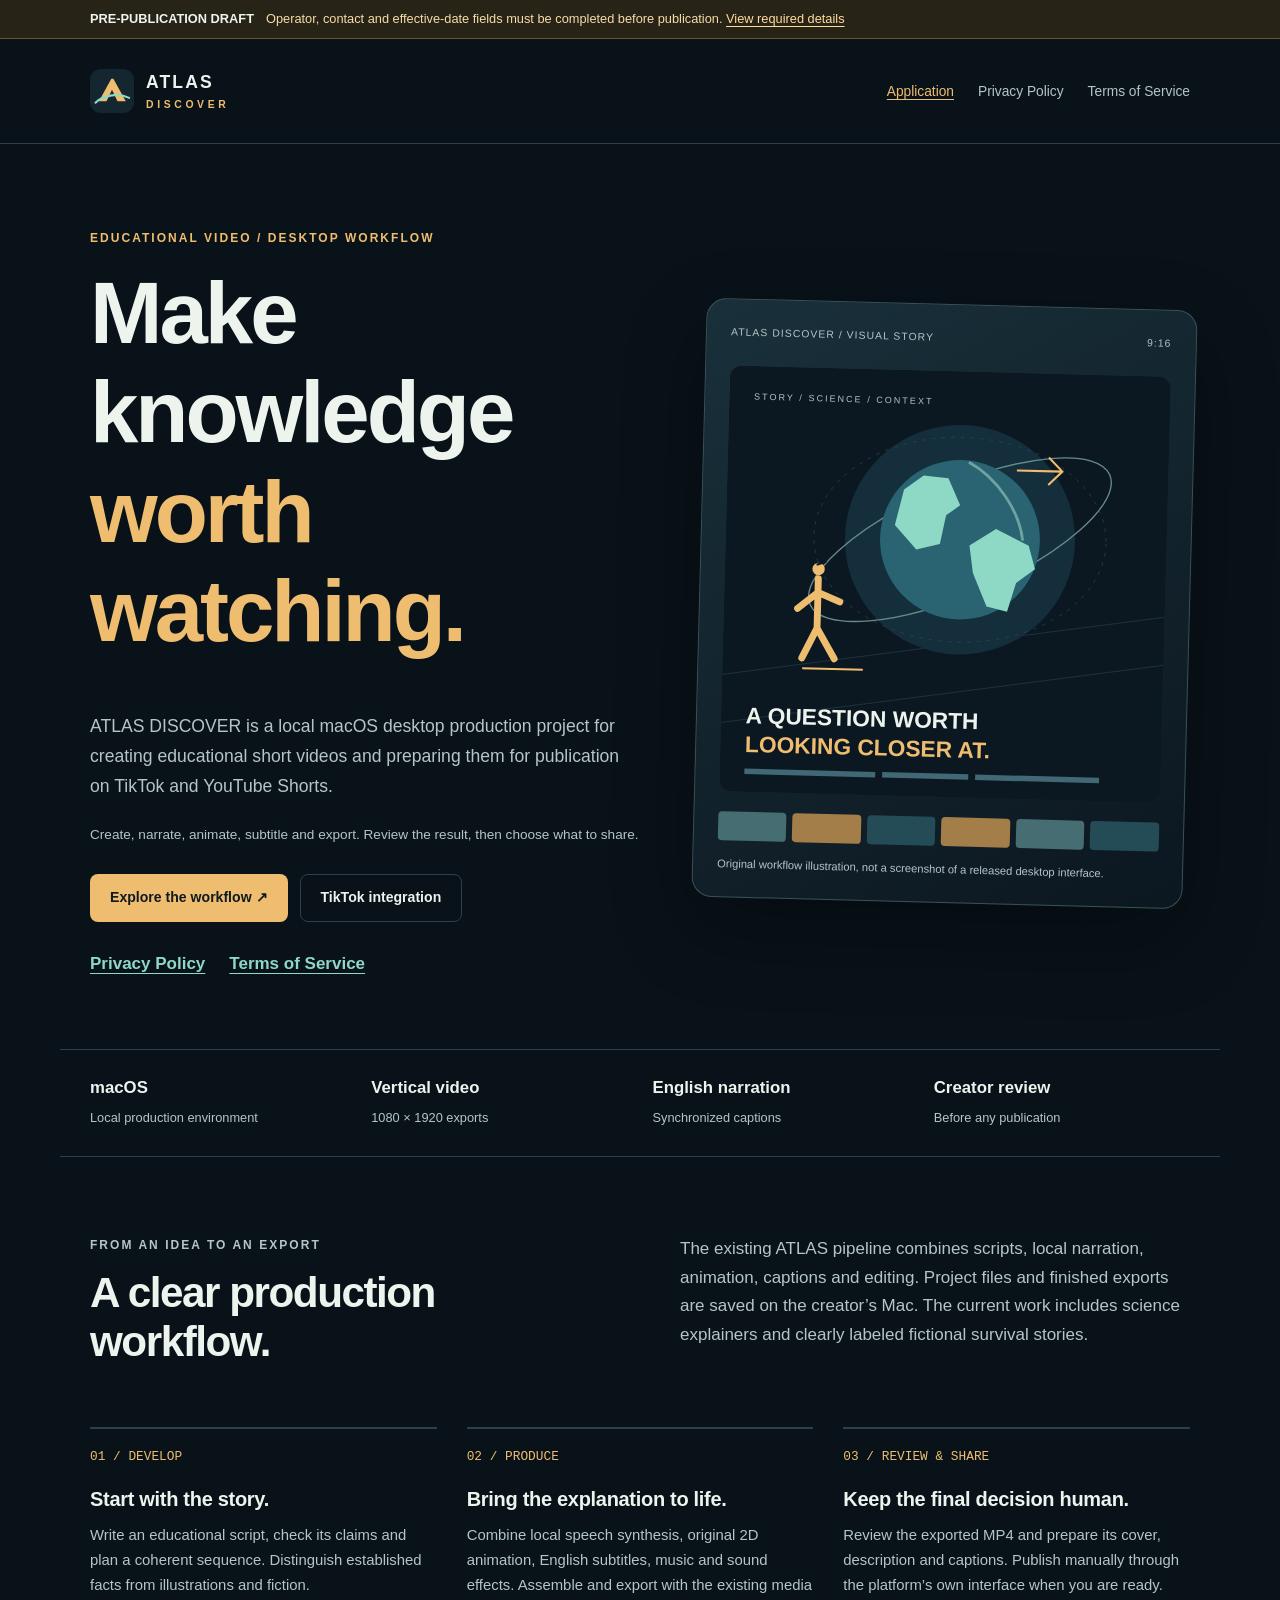
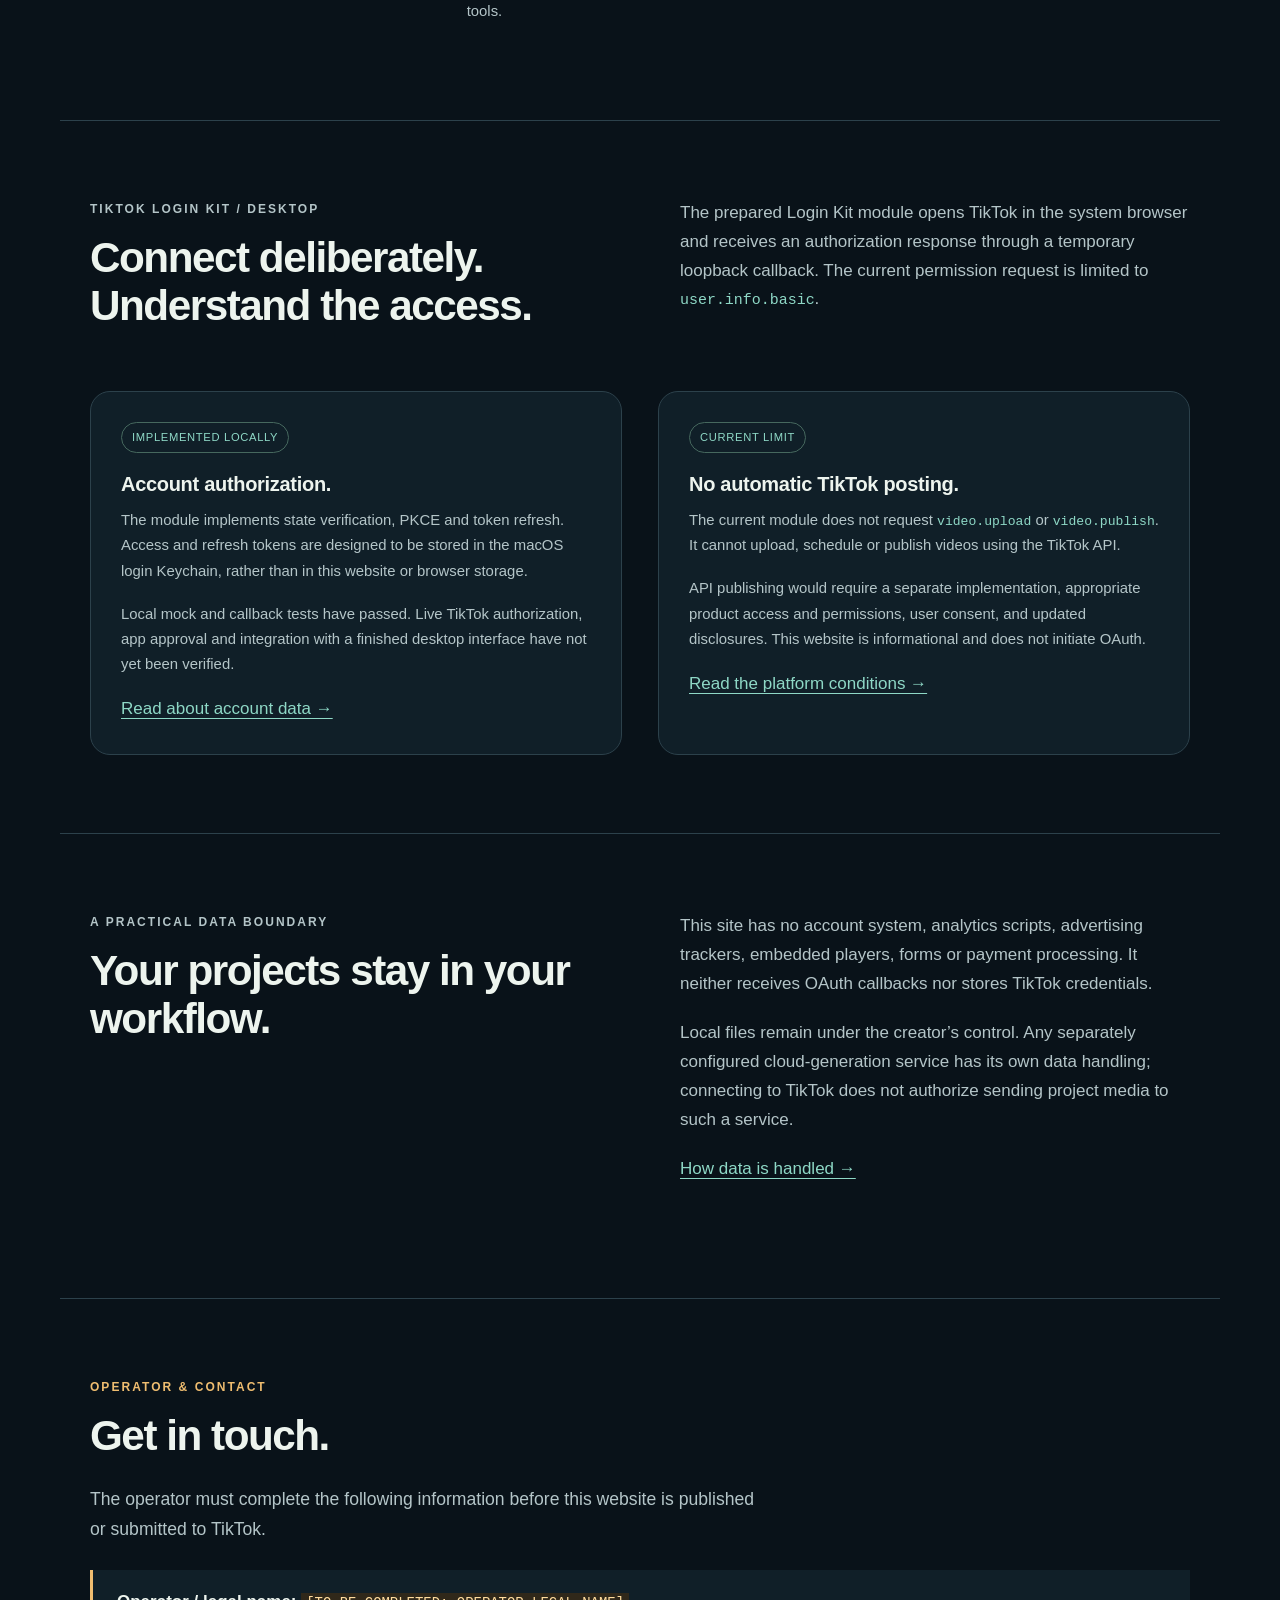
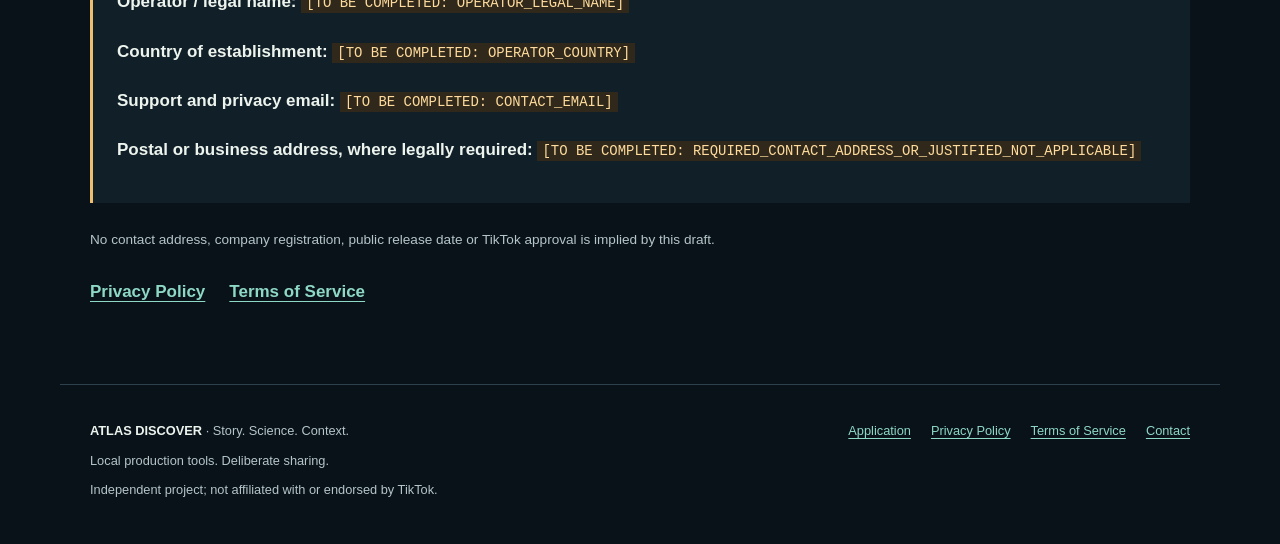
<file: index.html>
<!doctype html>
<html lang="en"><head><meta charset="utf-8"><meta name="viewport" content="width=device-width, initial-scale=1"><meta name="description" content="ATLAS DISCOVER: local macOS educational video production, transparent TikTok Login Kit integration, privacy and terms."><meta name="theme-color" content="#091219"><meta name="referrer" content="no-referrer"><meta http-equiv="Content-Security-Policy" content="default-src 'none'; style-src 'self'; img-src 'self'; font-src 'self'; base-uri 'none'; form-action 'none'"><title>Educational video, thoughtfully made — ATLAS DISCOVER</title><link rel="icon" href="assets/brand.svg" type="image/svg+xml"><link rel="stylesheet" href="assets/style.css"></head>
<body><a class="skip" href="#main">Skip to content</a>
<div class="draft"><div class="wrap"><strong>PRE-PUBLICATION DRAFT</strong><span>Operator, contact and effective-date fields must be completed before publication. <a href="index.html#contact">View required details</a></span></div></div>
<header class="header"><div class="wrap header-inner"><a class="brand" href="index.html" aria-label="ATLAS DISCOVER home"><img src="assets/brand.svg" width="44" height="44" alt=""><span>ATLAS<span>DISCOVER</span></span></a><nav class="nav" aria-label="Main navigation"><a href="index.html" aria-current="page">Application</a><a href="privacy.html">Privacy Policy</a><a href="terms.html">Terms of Service</a></nav></div></header>
<main id="main">
<section class="wrap hero" aria-labelledby="hero-title"><div><p class="eyebrow">Educational video / Desktop workflow</p><h1 id="hero-title">Make knowledge <em>worth watching.</em></h1><p class="lede">ATLAS DISCOVER is a local macOS desktop production project for creating educational short videos and preparing them for publication on TikTok and YouTube Shorts.</p><p class="quiet">Create, narrate, animate, subtitle and export. Review the result, then choose what to share.</p><div class="actions"><a class="button" href="#workflow">Explore the workflow <span aria-hidden="true">&nbsp;↗</span></a><a class="button secondary" href="#tiktok">TikTok integration</a></div><div class="legal-links"><a href="privacy.html">Privacy Policy</a><a href="terms.html">Terms of Service</a></div></div>
<figure class="preview"><div class="preview-top"><span>ATLAS DISCOVER / VISUAL STORY</span><span>9:16</span></div><img class="preview-art" src="assets/storyboard.svg" alt="Illustrative science storyboard showing Earth, an orbit and a person" width="640" height="620"><div class="timeline" aria-hidden="true"><span></span><span></span><span></span><span></span><span></span><span></span></div><figcaption class="caption">Original workflow illustration, not a screenshot of a released desktop interface.</figcaption></figure></section>
<div class="wrap strip"><div><strong>macOS</strong><span>Local production environment</span></div><div><strong>Vertical video</strong><span>1080 × 1920 exports</span></div><div><strong>English narration</strong><span>Synchronized captions</span></div><div><strong>Creator review</strong><span>Before any publication</span></div></div>
<section class="wrap section" id="workflow"><div class="section-head"><div><p class="eyebrow">From an idea to an export</p><h2>A clear production workflow.</h2></div><p>The existing ATLAS pipeline combines scripts, local narration, animation, captions and editing. Project files and finished exports are saved on the creator’s Mac. The current work includes science explainers and clearly labeled fictional survival stories.</p></div><div class="steps"><article class="step"><span class="number">01 / DEVELOP</span><h3>Start with the story.</h3><p>Write an educational script, check its claims and plan a coherent sequence. Distinguish established facts from illustrations and fiction.</p></article><article class="step"><span class="number">02 / PRODUCE</span><h3>Bring the explanation to life.</h3><p>Combine local speech synthesis, original 2D animation, English subtitles, music and sound effects. Assemble and export with the existing media tools.</p></article><article class="step"><span class="number">03 / REVIEW &amp; SHARE</span><h3>Keep the final decision human.</h3><p>Review the exported MP4 and prepare its cover, description and captions. Publish manually through the platform’s own interface when you are ready.</p></article></div></section>
<section class="wrap section" id="tiktok"><div class="section-head"><div><p class="eyebrow">TikTok Login Kit / Desktop</p><h2>Connect deliberately.<br>Understand the access.</h2></div><p>The prepared Login Kit module opens TikTok in the system browser and receives an authorization response through a temporary loopback callback. The current permission request is limited to <code>user.info.basic</code>.</p></div><div class="split"><article class="panel"><span class="tag">IMPLEMENTED LOCALLY</span><h3>Account authorization.</h3><p>The module implements state verification, PKCE and token refresh. Access and refresh tokens are designed to be stored in the macOS login Keychain, rather than in this website or browser storage.</p><p>Local mock and callback tests have passed. Live TikTok authorization, app approval and integration with a finished desktop interface have not yet been verified.</p><a href="privacy.html#tiktok-data">Read about account data →</a></article><article class="panel"><span class="tag">CURRENT LIMIT</span><h3>No automatic TikTok posting.</h3><p>The current module does not request <code>video.upload</code> or <code>video.publish</code>. It cannot upload, schedule or publish videos using the TikTok API.</p><p>API publishing would require a separate implementation, appropriate product access and permissions, user consent, and updated disclosures. This website is informational and does not initiate OAuth.</p><a href="terms.html#platforms">Read the platform conditions →</a></article></div></section>
<section class="wrap section" id="data"><div class="section-head"><div><p class="eyebrow">A practical data boundary</p><h2>Your projects stay in your workflow.</h2></div><div><p>This site has no account system, analytics scripts, advertising trackers, embedded players, forms or payment processing. It neither receives OAuth callbacks nor stores TikTok credentials.</p><p>Local files remain under the creator’s control. Any separately configured cloud-generation service has its own data handling; connecting to TikTok does not authorize sending project media to such a service.</p><a href="privacy.html">How data is handled →</a></div></div></section>
<section class="wrap section" id="contact"><p class="eyebrow">Operator &amp; contact</p><h2>Get in touch.</h2><p class="lede">The operator must complete the following information before this website is published or submitted to TikTok.</p><div class="contact-box"><p><strong>Operator / legal name:</strong> <span class="placeholder">[TO BE COMPLETED: OPERATOR_LEGAL_NAME]</span></p><p><strong>Country of establishment:</strong> <span class="placeholder">[TO BE COMPLETED: OPERATOR_COUNTRY]</span></p><p><strong>Support and privacy email:</strong> <span class="placeholder">[TO BE COMPLETED: CONTACT_EMAIL]</span></p><p><strong>Postal or business address, where legally required:</strong> <span class="placeholder">[TO BE COMPLETED: REQUIRED_CONTACT_ADDRESS_OR_JUSTIFIED_NOT_APPLICABLE]</span></p></div><p class="quiet">No contact address, company registration, public release date or TikTok approval is implied by this draft.</p><div class="legal-links"><a href="privacy.html">Privacy Policy</a><a href="terms.html">Terms of Service</a></div></section></main>
<footer class="wrap footer"><div><p><strong>ATLAS DISCOVER</strong> · Story. Science. Context.</p><p>Local production tools. Deliberate sharing.</p><p>Independent project; not affiliated with or endorsed by TikTok.</p></div><nav aria-label="Footer navigation"><a href="index.html">Application</a><a href="privacy.html">Privacy Policy</a><a href="terms.html">Terms of Service</a><a href="index.html#contact">Contact</a></nav></footer></body></html>
</file>
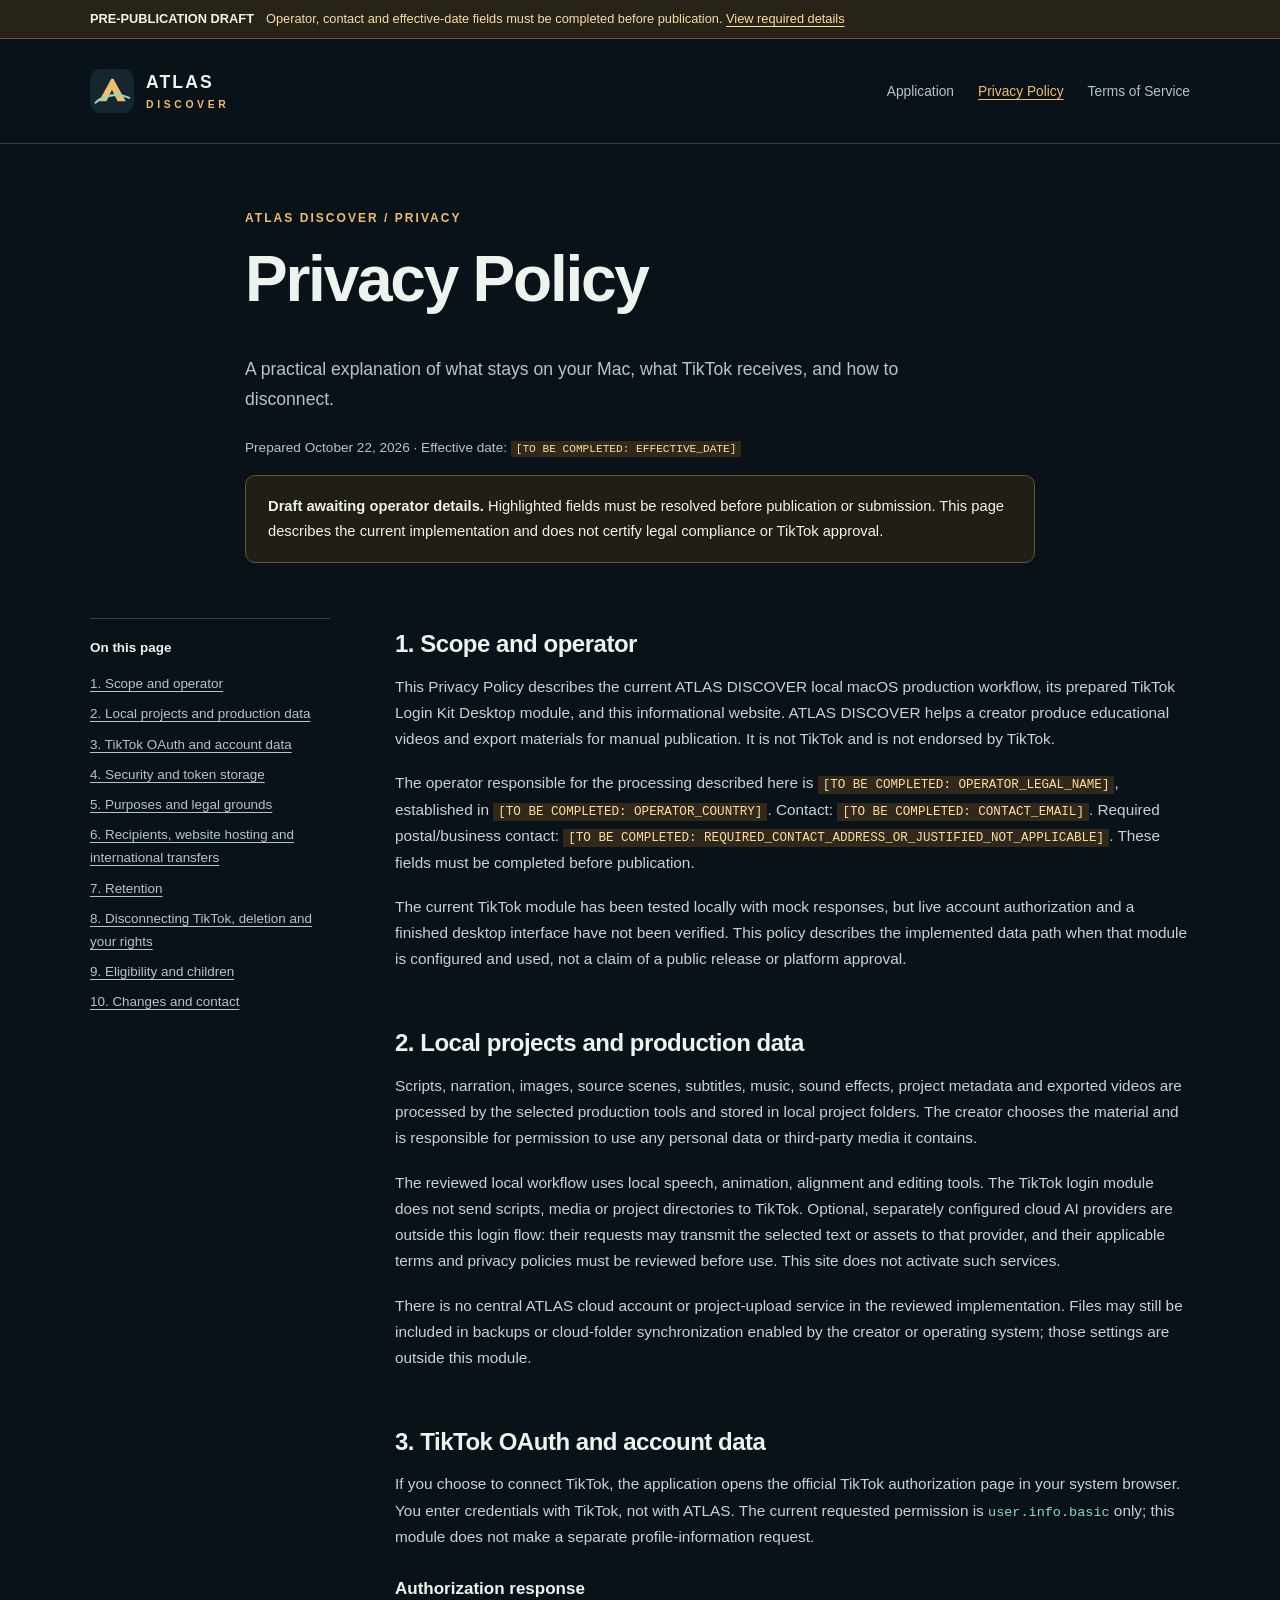
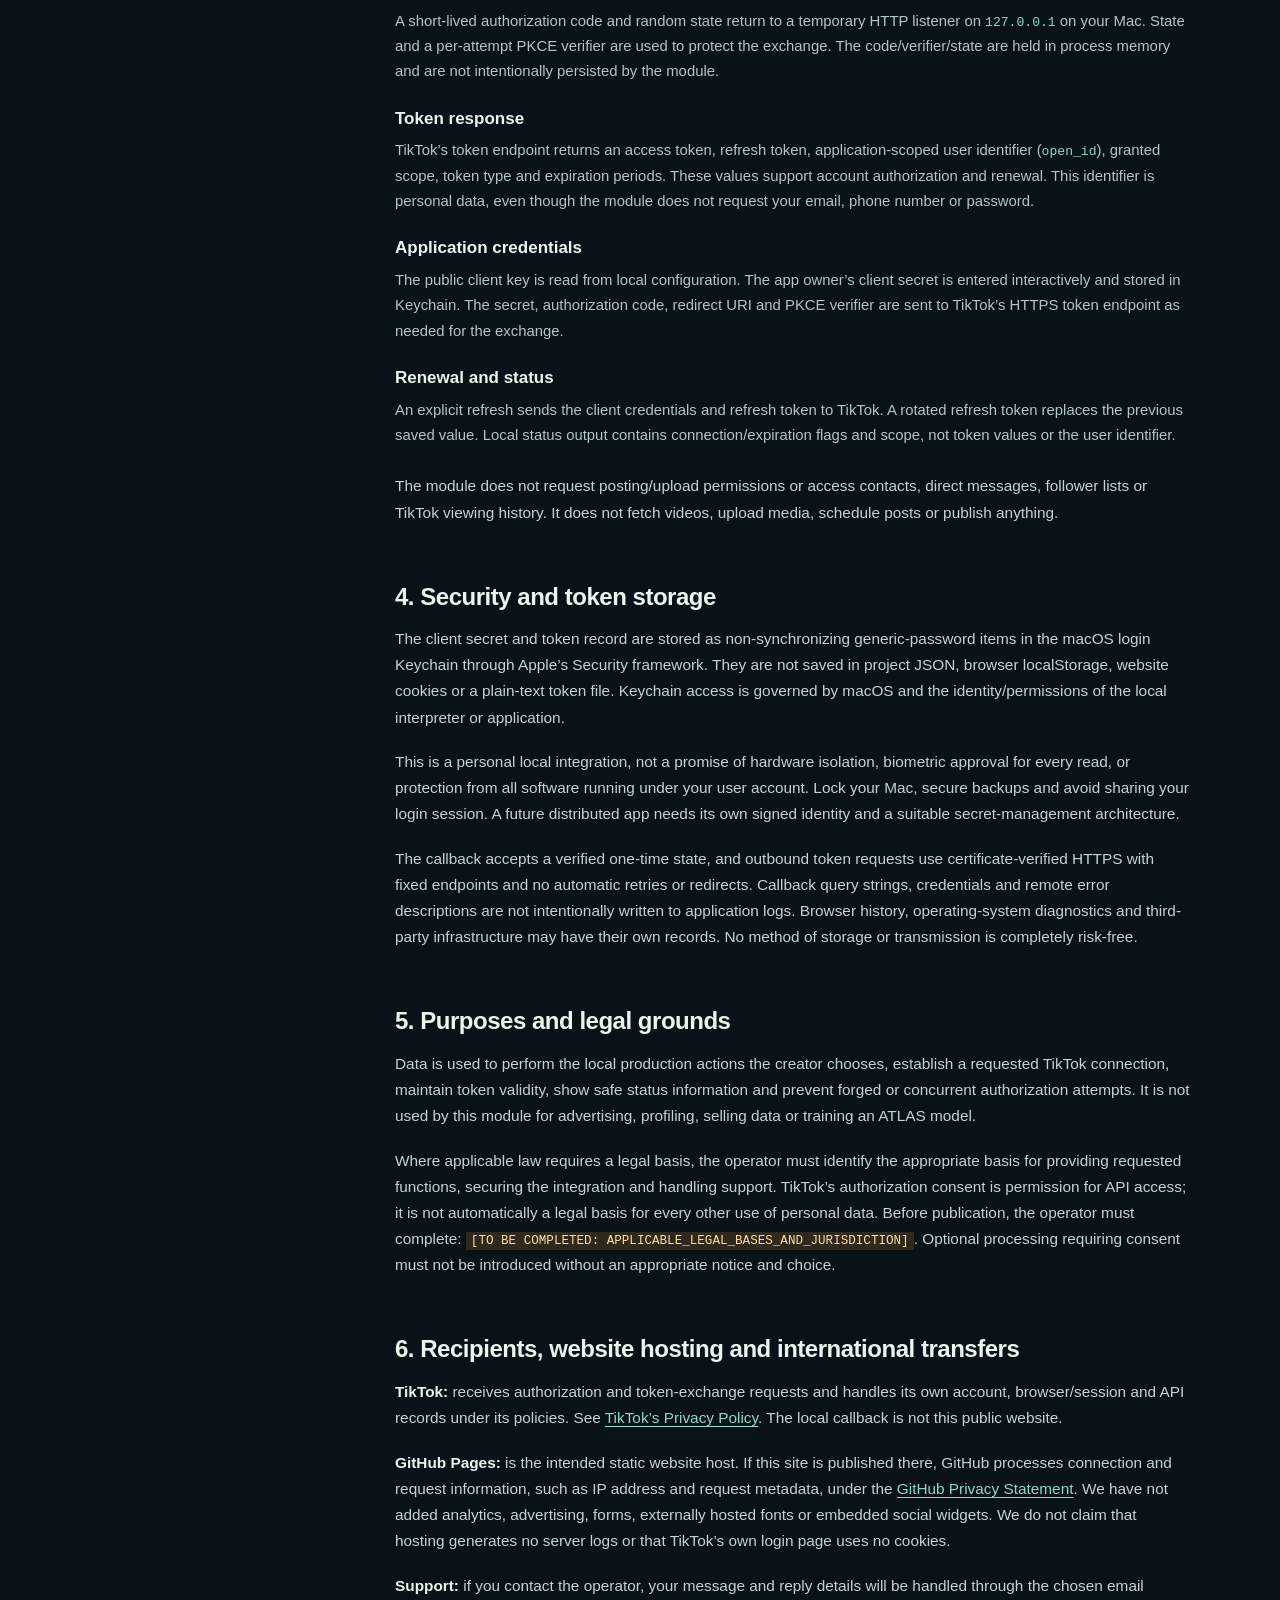
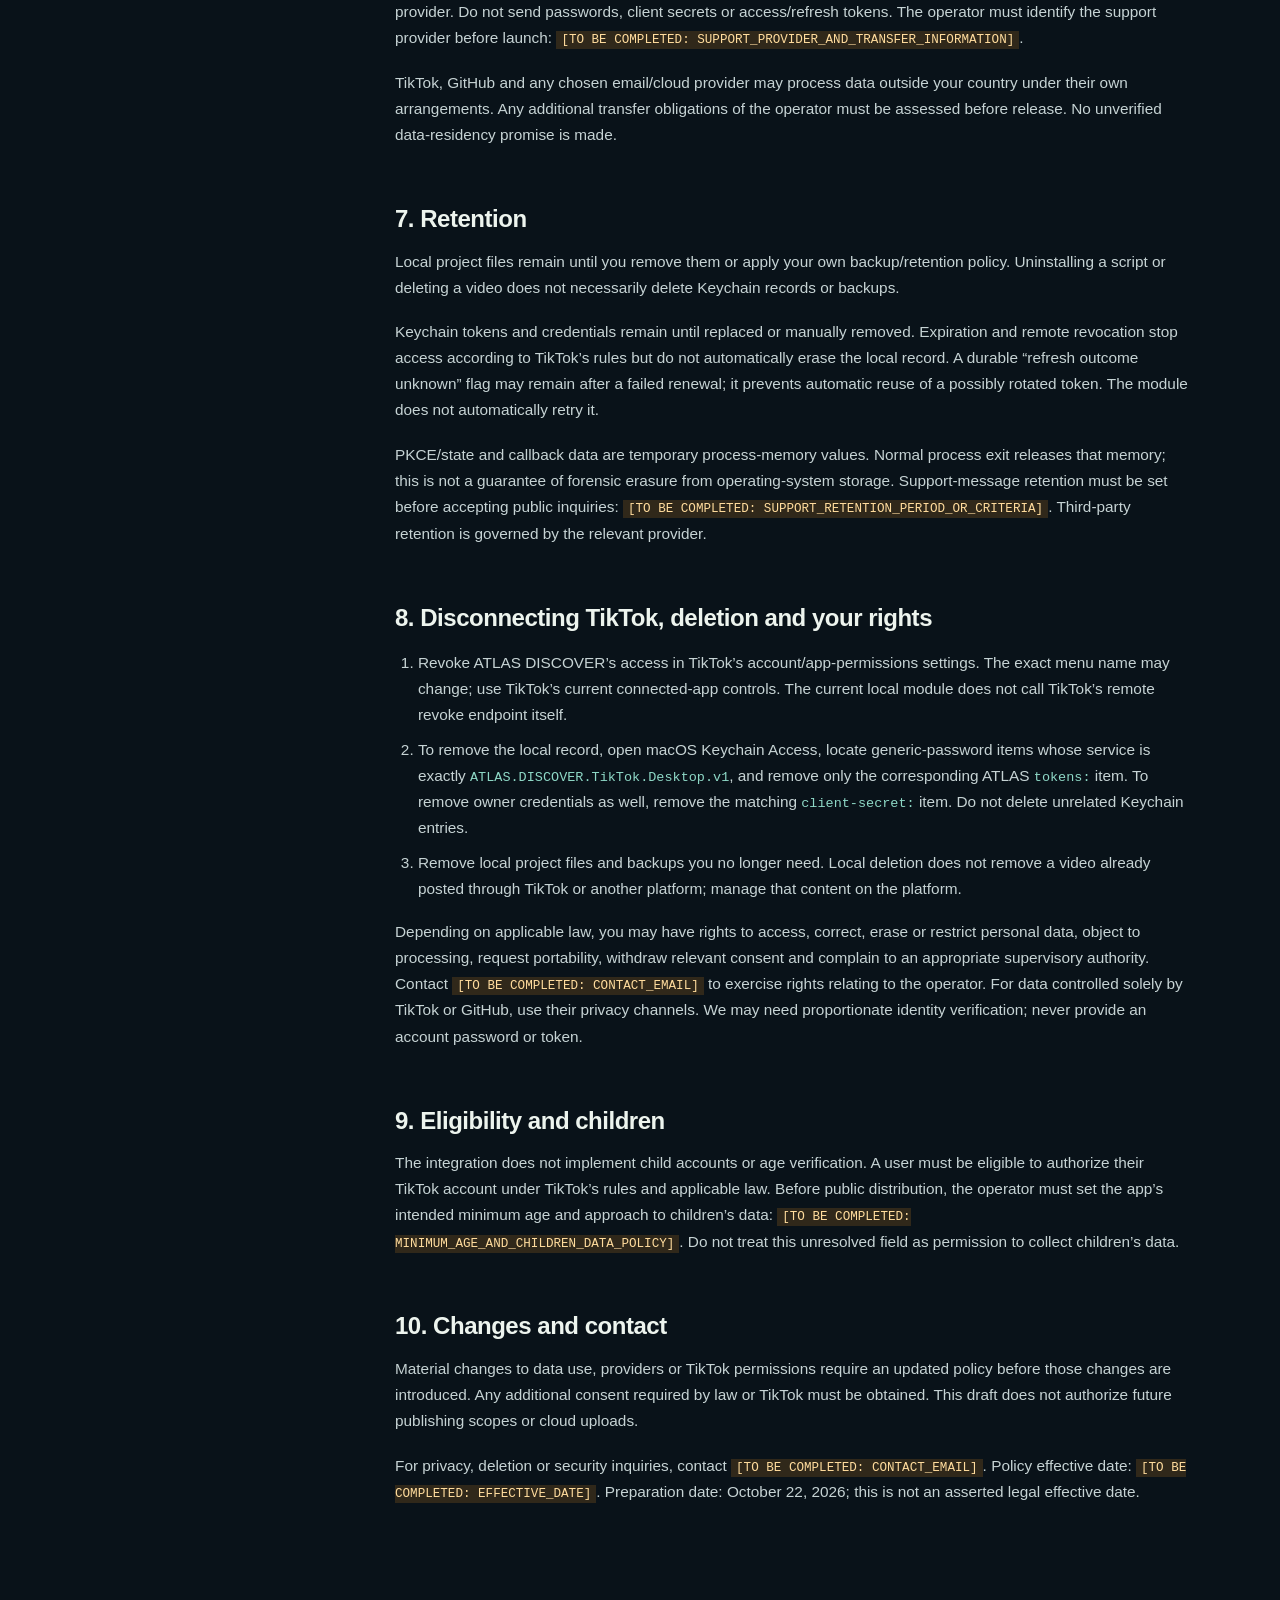
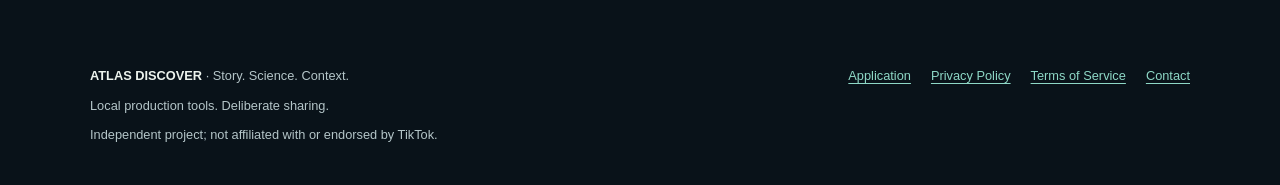
<file: privacy.html>
<!doctype html>
<html lang="en"><head><meta charset="utf-8"><meta name="viewport" content="width=device-width, initial-scale=1"><meta name="description" content="How ATLAS DISCOVER handles local projects, TikTok OAuth data, macOS Keychain tokens, retention and privacy requests."><meta name="theme-color" content="#091219"><meta name="referrer" content="no-referrer"><meta http-equiv="Content-Security-Policy" content="default-src 'none'; style-src 'self'; img-src 'self'; font-src 'self'; base-uri 'none'; form-action 'none'"><title>Privacy Policy — ATLAS DISCOVER</title><link rel="icon" href="assets/brand.svg" type="image/svg+xml"><link rel="stylesheet" href="assets/style.css"></head>
<body><a class="skip" href="#main">Skip to content</a>
<div class="draft"><div class="wrap"><strong>PRE-PUBLICATION DRAFT</strong><span>Operator, contact and effective-date fields must be completed before publication. <a href="index.html#contact">View required details</a></span></div></div>
<header class="header"><div class="wrap header-inner"><a class="brand" href="index.html" aria-label="ATLAS DISCOVER home"><img src="assets/brand.svg" width="44" height="44" alt=""><span>ATLAS<span>DISCOVER</span></span></a><nav class="nav" aria-label="Main navigation"><a href="index.html">Application</a><a href="privacy.html" aria-current="page">Privacy Policy</a><a href="terms.html">Terms of Service</a></nav></div></header>
<main id="main"><div class="wrap legal-hero"><p class="eyebrow">ATLAS DISCOVER / Privacy</p><h1>Privacy Policy</h1><p class="lede">A practical explanation of what stays on your Mac, what TikTok receives, and how to disconnect.</p><p class="quiet">Prepared October 22, 2026 · Effective date: <span class="placeholder">[TO BE COMPLETED: EFFECTIVE_DATE]</span></p><div class="note"><p><strong>Draft awaiting operator details.</strong> Highlighted fields must be resolved before publication or submission. This page describes the current implementation and does not certify legal compliance or TikTok approval.</p></div></div><div class="wrap legal-layout"><nav class="contents" aria-label="On this page"><strong>On this page</strong><ol><li><a href="#operator">1. Scope and operator</a></li><li><a href="#local-data">2. Local projects and production data</a></li><li><a href="#tiktok-data">3. TikTok OAuth and account data</a></li><li><a href="#storage">4. Security and token storage</a></li><li><a href="#purposes">5. Purposes and legal grounds</a></li><li><a href="#sharing">6. Recipients, website hosting and international transfers</a></li><li><a href="#retention">7. Retention</a></li><li><a href="#choices">8. Disconnecting TikTok, deletion and your rights</a></li><li><a href="#children">9. Eligibility and children</a></li><li><a href="#changes">10. Changes and contact</a></li></ol></nav><article class="legal-copy" aria-label="Privacy Policy"><section id="operator"><h2>1. Scope and operator</h2><p>This Privacy Policy describes the current ATLAS DISCOVER local macOS production workflow, its prepared TikTok Login Kit Desktop module, and this informational website. ATLAS DISCOVER helps a creator produce educational videos and export materials for manual publication. It is not TikTok and is not endorsed by TikTok.</p><p>The operator responsible for the processing described here is <span class="placeholder">[TO BE COMPLETED: OPERATOR_LEGAL_NAME]</span>, established in <span class="placeholder">[TO BE COMPLETED: OPERATOR_COUNTRY]</span>. Contact: <span class="placeholder">[TO BE COMPLETED: CONTACT_EMAIL]</span>. Required postal/business contact: <span class="placeholder">[TO BE COMPLETED: REQUIRED_CONTACT_ADDRESS_OR_JUSTIFIED_NOT_APPLICABLE]</span>. These fields must be completed before publication.</p><p>The current TikTok module has been tested locally with mock responses, but live account authorization and a finished desktop interface have not been verified. This policy describes the implemented data path when that module is configured and used, not a claim of a public release or platform approval.</p></section><section id="local-data"><h2>2. Local projects and production data</h2><p>Scripts, narration, images, source scenes, subtitles, music, sound effects, project metadata and exported videos are processed by the selected production tools and stored in local project folders. The creator chooses the material and is responsible for permission to use any personal data or third-party media it contains.</p><p>The reviewed local workflow uses local speech, animation, alignment and editing tools. The TikTok login module does not send scripts, media or project directories to TikTok. Optional, separately configured cloud AI providers are outside this login flow: their requests may transmit the selected text or assets to that provider, and their applicable terms and privacy policies must be reviewed before use. This site does not activate such services.</p><p>There is no central ATLAS cloud account or project-upload service in the reviewed implementation. Files may still be included in backups or cloud-folder synchronization enabled by the creator or operating system; those settings are outside this module.</p></section><section id="tiktok-data"><h2>3. TikTok OAuth and account data</h2><p>If you choose to connect TikTok, the application opens the official TikTok authorization page in your system browser. You enter credentials with TikTok, not with ATLAS. The current requested permission is <code>user.info.basic</code> only; this module does not make a separate profile-information request.</p><dl class="data-list"><dt>Authorization response</dt><dd>A short-lived authorization code and random state return to a temporary HTTP listener on <code>127.0.0.1</code> on your Mac. State and a per-attempt PKCE verifier are used to protect the exchange. The code/verifier/state are held in process memory and are not intentionally persisted by the module.</dd><dt>Token response</dt><dd>TikTok’s token endpoint returns an access token, refresh token, application-scoped user identifier (<code>open_id</code>), granted scope, token type and expiration periods. These values support account authorization and renewal. This identifier is personal data, even though the module does not request your email, phone number or password.</dd><dt>Application credentials</dt><dd>The public client key is read from local configuration. The app owner’s client secret is entered interactively and stored in Keychain. The secret, authorization code, redirect URI and PKCE verifier are sent to TikTok’s HTTPS token endpoint as needed for the exchange.</dd><dt>Renewal and status</dt><dd>An explicit refresh sends the client credentials and refresh token to TikTok. A rotated refresh token replaces the previous saved value. Local status output contains connection/expiration flags and scope, not token values or the user identifier.</dd></dl><p>The module does not request posting/upload permissions or access contacts, direct messages, follower lists or TikTok viewing history. It does not fetch videos, upload media, schedule posts or publish anything.</p></section><section id="storage"><h2>4. Security and token storage</h2><p>The client secret and token record are stored as non-synchronizing generic-password items in the macOS login Keychain through Apple’s Security framework. They are not saved in project JSON, browser localStorage, website cookies or a plain-text token file. Keychain access is governed by macOS and the identity/permissions of the local interpreter or application.</p><p>This is a personal local integration, not a promise of hardware isolation, biometric approval for every read, or protection from all software running under your user account. Lock your Mac, secure backups and avoid sharing your login session. A future distributed app needs its own signed identity and a suitable secret-management architecture.</p><p>The callback accepts a verified one-time state, and outbound token requests use certificate-verified HTTPS with fixed endpoints and no automatic retries or redirects. Callback query strings, credentials and remote error descriptions are not intentionally written to application logs. Browser history, operating-system diagnostics and third-party infrastructure may have their own records. No method of storage or transmission is completely risk-free.</p></section><section id="purposes"><h2>5. Purposes and legal grounds</h2><p>Data is used to perform the local production actions the creator chooses, establish a requested TikTok connection, maintain token validity, show safe status information and prevent forged or concurrent authorization attempts. It is not used by this module for advertising, profiling, selling data or training an ATLAS model.</p><p>Where applicable law requires a legal basis, the operator must identify the appropriate basis for providing requested functions, securing the integration and handling support. TikTok’s authorization consent is permission for API access; it is not automatically a legal basis for every other use of personal data. Before publication, the operator must complete: <span class="placeholder">[TO BE COMPLETED: APPLICABLE_LEGAL_BASES_AND_JURISDICTION]</span>. Optional processing requiring consent must not be introduced without an appropriate notice and choice.</p></section><section id="sharing"><h2>6. Recipients, website hosting and international transfers</h2><p><strong>TikTok:</strong> receives authorization and token-exchange requests and handles its own account, browser/session and API records under its policies. See <a href="https://www.tiktok.com/legal/page/row/privacy-policy/en">TikTok’s Privacy Policy</a>. The local callback is not this public website.</p><p><strong>GitHub Pages:</strong> is the intended static website host. If this site is published there, GitHub processes connection and request information, such as IP address and request metadata, under the <a href="https://docs.github.com/en/site-policy/privacy-policies/github-general-privacy-statement">GitHub Privacy Statement</a>. We have not added analytics, advertising, forms, externally hosted fonts or embedded social widgets. We do not claim that hosting generates no server logs or that TikTok’s own login page uses no cookies.</p><p><strong>Support:</strong> if you contact the operator, your message and reply details will be handled through the chosen email provider. Do not send passwords, client secrets or access/refresh tokens. The operator must identify the support provider before launch: <span class="placeholder">[TO BE COMPLETED: SUPPORT_PROVIDER_AND_TRANSFER_INFORMATION]</span>.</p><p>TikTok, GitHub and any chosen email/cloud provider may process data outside your country under their own arrangements. Any additional transfer obligations of the operator must be assessed before release. No unverified data-residency promise is made.</p></section><section id="retention"><h2>7. Retention</h2><p>Local project files remain until you remove them or apply your own backup/retention policy. Uninstalling a script or deleting a video does not necessarily delete Keychain records or backups.</p><p>Keychain tokens and credentials remain until replaced or manually removed. Expiration and remote revocation stop access according to TikTok’s rules but do not automatically erase the local record. A durable “refresh outcome unknown” flag may remain after a failed renewal; it prevents automatic reuse of a possibly rotated token. The module does not automatically retry it.</p><p>PKCE/state and callback data are temporary process-memory values. Normal process exit releases that memory; this is not a guarantee of forensic erasure from operating-system storage. Support-message retention must be set before accepting public inquiries: <span class="placeholder">[TO BE COMPLETED: SUPPORT_RETENTION_PERIOD_OR_CRITERIA]</span>. Third-party retention is governed by the relevant provider.</p></section><section id="choices"><h2>8. Disconnecting TikTok, deletion and your rights</h2><ol><li>Revoke ATLAS DISCOVER’s access in TikTok’s account/app-permissions settings. The exact menu name may change; use TikTok’s current connected-app controls. The current local module does not call TikTok’s remote revoke endpoint itself.</li><li>To remove the local record, open macOS Keychain Access, locate generic-password items whose service is exactly <code>ATLAS.DISCOVER.TikTok.Desktop.v1</code>, and remove only the corresponding ATLAS <code>tokens:</code> item. To remove owner credentials as well, remove the matching <code>client-secret:</code> item. Do not delete unrelated Keychain entries.</li><li>Remove local project files and backups you no longer need. Local deletion does not remove a video already posted through TikTok or another platform; manage that content on the platform.</li></ol><p>Depending on applicable law, you may have rights to access, correct, erase or restrict personal data, object to processing, request portability, withdraw relevant consent and complain to an appropriate supervisory authority. Contact <span class="placeholder">[TO BE COMPLETED: CONTACT_EMAIL]</span> to exercise rights relating to the operator. For data controlled solely by TikTok or GitHub, use their privacy channels. We may need proportionate identity verification; never provide an account password or token.</p></section><section id="children"><h2>9. Eligibility and children</h2><p>The integration does not implement child accounts or age verification. A user must be eligible to authorize their TikTok account under TikTok’s rules and applicable law. Before public distribution, the operator must set the app’s intended minimum age and approach to children’s data: <span class="placeholder">[TO BE COMPLETED: MINIMUM_AGE_AND_CHILDREN_DATA_POLICY]</span>. Do not treat this unresolved field as permission to collect children’s data.</p></section><section id="changes"><h2>10. Changes and contact</h2><p>Material changes to data use, providers or TikTok permissions require an updated policy before those changes are introduced. Any additional consent required by law or TikTok must be obtained. This draft does not authorize future publishing scopes or cloud uploads.</p><p>For privacy, deletion or security inquiries, contact <span class="placeholder">[TO BE COMPLETED: CONTACT_EMAIL]</span>. Policy effective date: <span class="placeholder">[TO BE COMPLETED: EFFECTIVE_DATE]</span>. Preparation date: October 22, 2026; this is not an asserted legal effective date.</p></section></article></div></main>
<footer class="wrap footer"><div><p><strong>ATLAS DISCOVER</strong> · Story. Science. Context.</p><p>Local production tools. Deliberate sharing.</p><p>Independent project; not affiliated with or endorsed by TikTok.</p></div><nav aria-label="Footer navigation"><a href="index.html">Application</a><a href="privacy.html">Privacy Policy</a><a href="terms.html">Terms of Service</a><a href="index.html#contact">Contact</a></nav></footer></body></html>
</file>
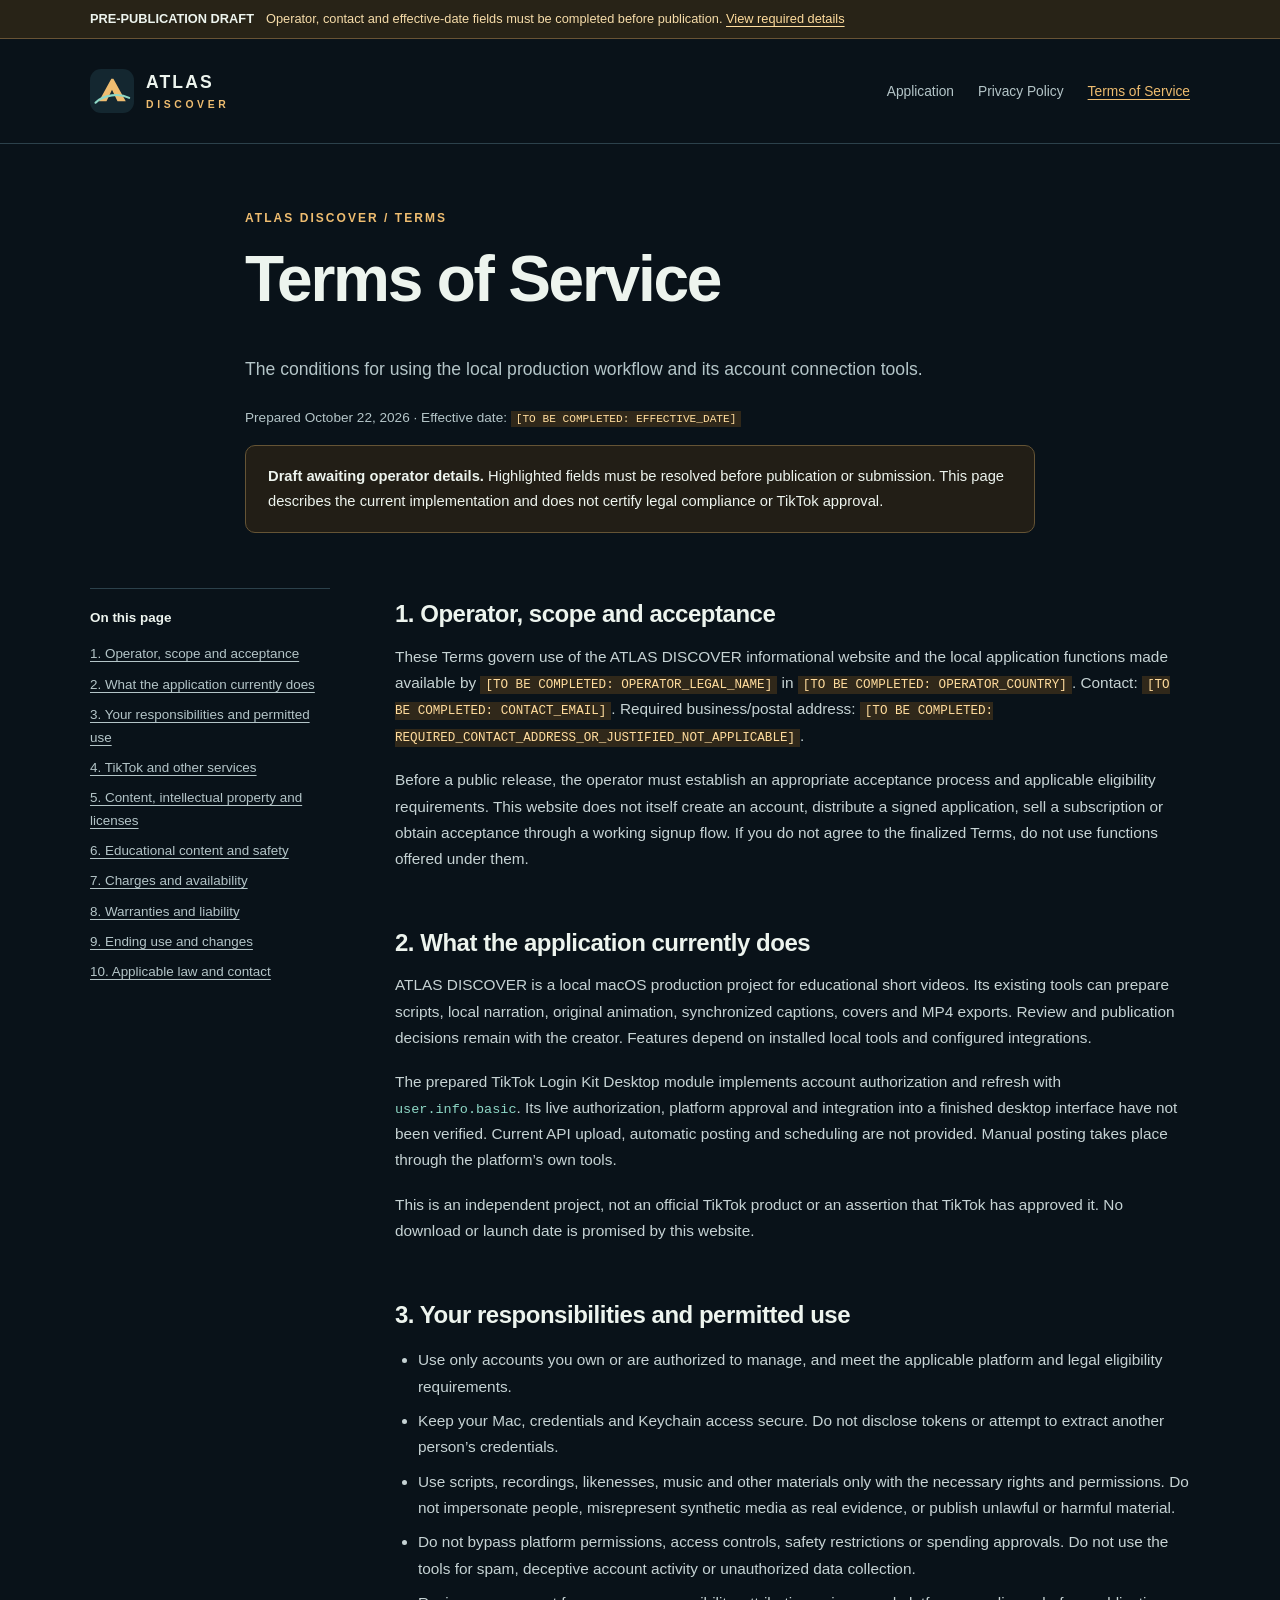
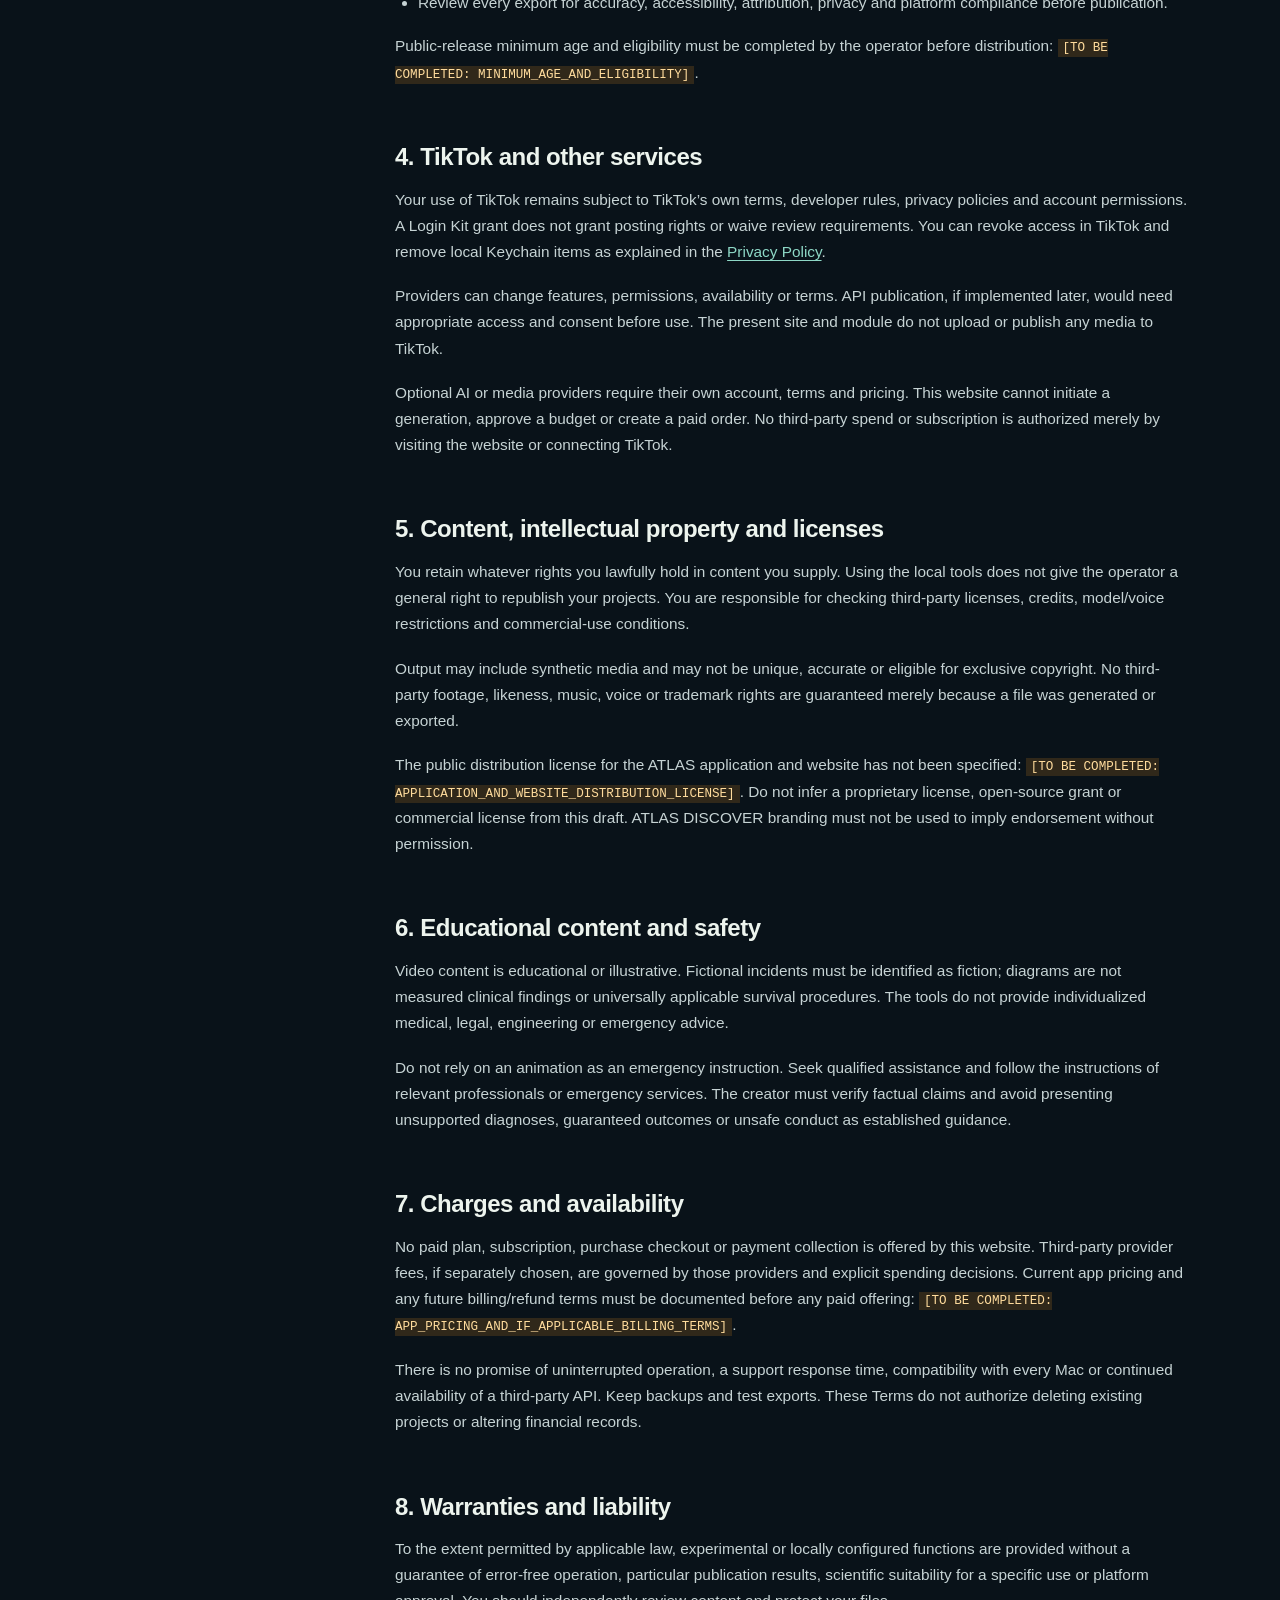
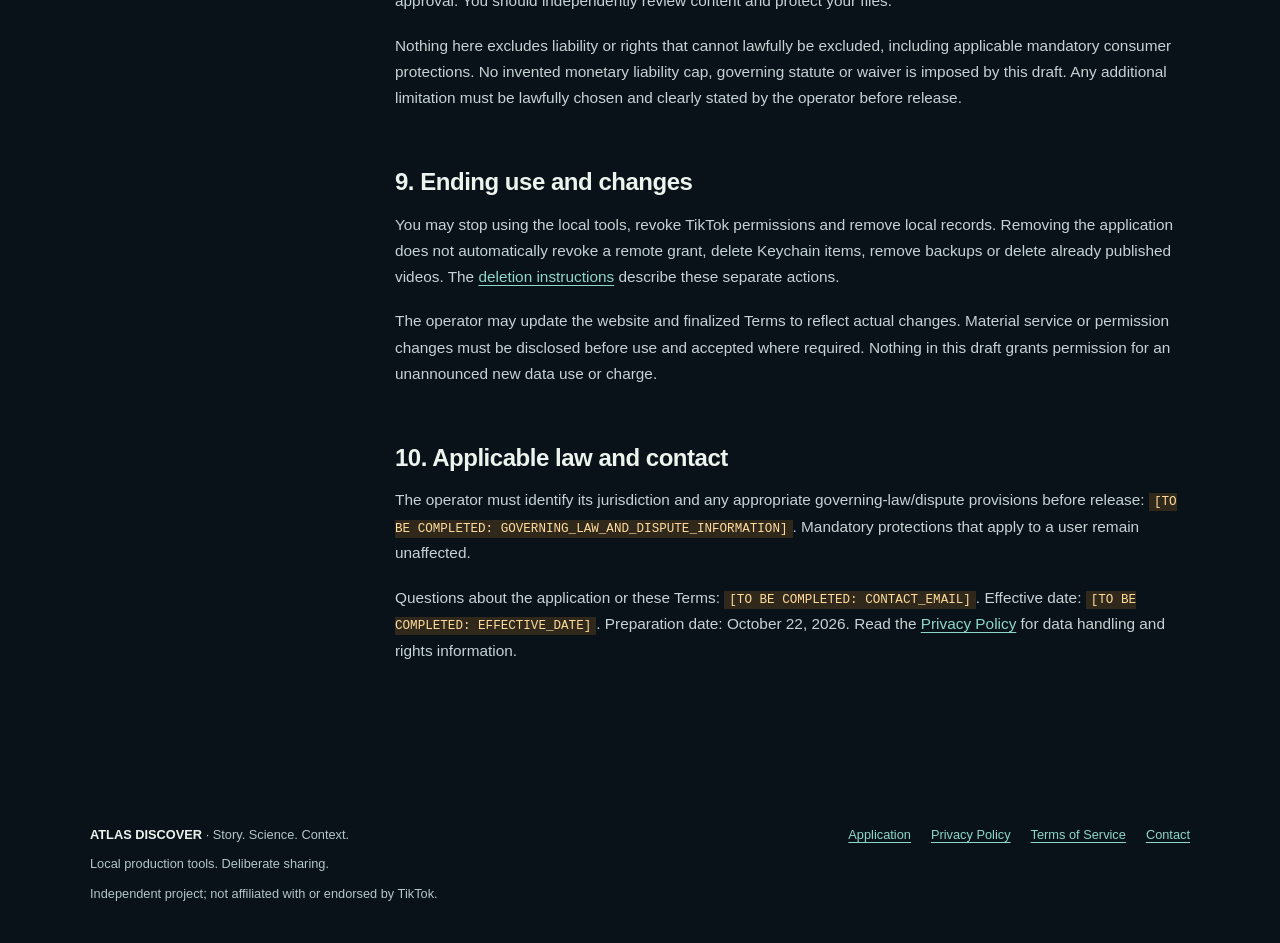
<file: terms.html>
<!doctype html>
<html lang="en"><head><meta charset="utf-8"><meta name="viewport" content="width=device-width, initial-scale=1"><meta name="description" content="Current ATLAS DISCOVER functions, creator responsibilities, platform conditions and terms awaiting operator details."><meta name="theme-color" content="#091219"><meta name="referrer" content="no-referrer"><meta http-equiv="Content-Security-Policy" content="default-src 'none'; style-src 'self'; img-src 'self'; font-src 'self'; base-uri 'none'; form-action 'none'"><title>Terms of Service — ATLAS DISCOVER</title><link rel="icon" href="assets/brand.svg" type="image/svg+xml"><link rel="stylesheet" href="assets/style.css"></head>
<body><a class="skip" href="#main">Skip to content</a>
<div class="draft"><div class="wrap"><strong>PRE-PUBLICATION DRAFT</strong><span>Operator, contact and effective-date fields must be completed before publication. <a href="index.html#contact">View required details</a></span></div></div>
<header class="header"><div class="wrap header-inner"><a class="brand" href="index.html" aria-label="ATLAS DISCOVER home"><img src="assets/brand.svg" width="44" height="44" alt=""><span>ATLAS<span>DISCOVER</span></span></a><nav class="nav" aria-label="Main navigation"><a href="index.html">Application</a><a href="privacy.html">Privacy Policy</a><a href="terms.html" aria-current="page">Terms of Service</a></nav></div></header>
<main id="main"><div class="wrap legal-hero"><p class="eyebrow">ATLAS DISCOVER / Terms</p><h1>Terms of Service</h1><p class="lede">The conditions for using the local production workflow and its account connection tools.</p><p class="quiet">Prepared October 22, 2026 · Effective date: <span class="placeholder">[TO BE COMPLETED: EFFECTIVE_DATE]</span></p><div class="note"><p><strong>Draft awaiting operator details.</strong> Highlighted fields must be resolved before publication or submission. This page describes the current implementation and does not certify legal compliance or TikTok approval.</p></div></div><div class="wrap legal-layout"><nav class="contents" aria-label="On this page"><strong>On this page</strong><ol><li><a href="#operator">1. Operator, scope and acceptance</a></li><li><a href="#service">2. What the application currently does</a></li><li><a href="#responsibilities">3. Your responsibilities and permitted use</a></li><li><a href="#platforms">4. TikTok and other services</a></li><li><a href="#content">5. Content, intellectual property and licenses</a></li><li><a href="#education">6. Educational content and safety</a></li><li><a href="#fees">7. Charges and availability</a></li><li><a href="#liability">8. Warranties and liability</a></li><li><a href="#ending">9. Ending use and changes</a></li><li><a href="#law">10. Applicable law and contact</a></li></ol></nav><article class="legal-copy" aria-label="Terms of Service"><section id="operator"><h2>1. Operator, scope and acceptance</h2><p>These Terms govern use of the ATLAS DISCOVER informational website and the local application functions made available by <span class="placeholder">[TO BE COMPLETED: OPERATOR_LEGAL_NAME]</span> in <span class="placeholder">[TO BE COMPLETED: OPERATOR_COUNTRY]</span>. Contact: <span class="placeholder">[TO BE COMPLETED: CONTACT_EMAIL]</span>. Required business/postal address: <span class="placeholder">[TO BE COMPLETED: REQUIRED_CONTACT_ADDRESS_OR_JUSTIFIED_NOT_APPLICABLE]</span>.</p><p>Before a public release, the operator must establish an appropriate acceptance process and applicable eligibility requirements. This website does not itself create an account, distribute a signed application, sell a subscription or obtain acceptance through a working signup flow. If you do not agree to the finalized Terms, do not use functions offered under them.</p></section><section id="service"><h2>2. What the application currently does</h2><p>ATLAS DISCOVER is a local macOS production project for educational short videos. Its existing tools can prepare scripts, local narration, original animation, synchronized captions, covers and MP4 exports. Review and publication decisions remain with the creator. Features depend on installed local tools and configured integrations.</p><p>The prepared TikTok Login Kit Desktop module implements account authorization and refresh with <code>user.info.basic</code>. Its live authorization, platform approval and integration into a finished desktop interface have not been verified. Current API upload, automatic posting and scheduling are not provided. Manual posting takes place through the platform’s own tools.</p><p>This is an independent project, not an official TikTok product or an assertion that TikTok has approved it. No download or launch date is promised by this website.</p></section><section id="responsibilities"><h2>3. Your responsibilities and permitted use</h2><ul><li>Use only accounts you own or are authorized to manage, and meet the applicable platform and legal eligibility requirements.</li><li>Keep your Mac, credentials and Keychain access secure. Do not disclose tokens or attempt to extract another person’s credentials.</li><li>Use scripts, recordings, likenesses, music and other materials only with the necessary rights and permissions. Do not impersonate people, misrepresent synthetic media as real evidence, or publish unlawful or harmful material.</li><li>Do not bypass platform permissions, access controls, safety restrictions or spending approvals. Do not use the tools for spam, deceptive account activity or unauthorized data collection.</li><li>Review every export for accuracy, accessibility, attribution, privacy and platform compliance before publication.</li></ul><p>Public-release minimum age and eligibility must be completed by the operator before distribution: <span class="placeholder">[TO BE COMPLETED: MINIMUM_AGE_AND_ELIGIBILITY]</span>.</p></section><section id="platforms"><h2>4. TikTok and other services</h2><p>Your use of TikTok remains subject to TikTok’s own terms, developer rules, privacy policies and account permissions. A Login Kit grant does not grant posting rights or waive review requirements. You can revoke access in TikTok and remove local Keychain items as explained in the <a href="privacy.html#choices">Privacy Policy</a>.</p><p>Providers can change features, permissions, availability or terms. API publication, if implemented later, would need appropriate access and consent before use. The present site and module do not upload or publish any media to TikTok.</p><p>Optional AI or media providers require their own account, terms and pricing. This website cannot initiate a generation, approve a budget or create a paid order. No third-party spend or subscription is authorized merely by visiting the website or connecting TikTok.</p></section><section id="content"><h2>5. Content, intellectual property and licenses</h2><p>You retain whatever rights you lawfully hold in content you supply. Using the local tools does not give the operator a general right to republish your projects. You are responsible for checking third-party licenses, credits, model/voice restrictions and commercial-use conditions.</p><p>Output may include synthetic media and may not be unique, accurate or eligible for exclusive copyright. No third-party footage, likeness, music, voice or trademark rights are guaranteed merely because a file was generated or exported.</p><p>The public distribution license for the ATLAS application and website has not been specified: <span class="placeholder">[TO BE COMPLETED: APPLICATION_AND_WEBSITE_DISTRIBUTION_LICENSE]</span>. Do not infer a proprietary license, open-source grant or commercial license from this draft. ATLAS DISCOVER branding must not be used to imply endorsement without permission.</p></section><section id="education"><h2>6. Educational content and safety</h2><p>Video content is educational or illustrative. Fictional incidents must be identified as fiction; diagrams are not measured clinical findings or universally applicable survival procedures. The tools do not provide individualized medical, legal, engineering or emergency advice.</p><p>Do not rely on an animation as an emergency instruction. Seek qualified assistance and follow the instructions of relevant professionals or emergency services. The creator must verify factual claims and avoid presenting unsupported diagnoses, guaranteed outcomes or unsafe conduct as established guidance.</p></section><section id="fees"><h2>7. Charges and availability</h2><p>No paid plan, subscription, purchase checkout or payment collection is offered by this website. Third-party provider fees, if separately chosen, are governed by those providers and explicit spending decisions. Current app pricing and any future billing/refund terms must be documented before any paid offering: <span class="placeholder">[TO BE COMPLETED: APP_PRICING_AND_IF_APPLICABLE_BILLING_TERMS]</span>.</p><p>There is no promise of uninterrupted operation, a support response time, compatibility with every Mac or continued availability of a third-party API. Keep backups and test exports. These Terms do not authorize deleting existing projects or altering financial records.</p></section><section id="liability"><h2>8. Warranties and liability</h2><p>To the extent permitted by applicable law, experimental or locally configured functions are provided without a guarantee of error-free operation, particular publication results, scientific suitability for a specific use or platform approval. You should independently review content and protect your files.</p><p>Nothing here excludes liability or rights that cannot lawfully be excluded, including applicable mandatory consumer protections. No invented monetary liability cap, governing statute or waiver is imposed by this draft. Any additional limitation must be lawfully chosen and clearly stated by the operator before release.</p></section><section id="ending"><h2>9. Ending use and changes</h2><p>You may stop using the local tools, revoke TikTok permissions and remove local records. Removing the application does not automatically revoke a remote grant, delete Keychain items, remove backups or delete already published videos. The <a href="privacy.html#choices">deletion instructions</a> describe these separate actions.</p><p>The operator may update the website and finalized Terms to reflect actual changes. Material service or permission changes must be disclosed before use and accepted where required. Nothing in this draft grants permission for an unannounced new data use or charge.</p></section><section id="law"><h2>10. Applicable law and contact</h2><p>The operator must identify its jurisdiction and any appropriate governing-law/dispute provisions before release: <span class="placeholder">[TO BE COMPLETED: GOVERNING_LAW_AND_DISPUTE_INFORMATION]</span>. Mandatory protections that apply to a user remain unaffected.</p><p>Questions about the application or these Terms: <span class="placeholder">[TO BE COMPLETED: CONTACT_EMAIL]</span>. Effective date: <span class="placeholder">[TO BE COMPLETED: EFFECTIVE_DATE]</span>. Preparation date: October 22, 2026. Read the <a href="privacy.html">Privacy Policy</a> for data handling and rights information.</p></section></article></div></main>
<footer class="wrap footer"><div><p><strong>ATLAS DISCOVER</strong> · Story. Science. Context.</p><p>Local production tools. Deliberate sharing.</p><p>Independent project; not affiliated with or endorsed by TikTok.</p></div><nav aria-label="Footer navigation"><a href="index.html">Application</a><a href="privacy.html">Privacy Policy</a><a href="terms.html">Terms of Service</a><a href="index.html#contact">Contact</a></nav></footer></body></html>
</file>
<file: assets/style.css>
@charset "UTF-8";
:root{color-scheme:dark;--bg:#091219;--panel:#101f28;--panel2:#142730;--ink:#edf4ee;--muted:#b4c5c8;--gold:#efbd70;--teal:#8ed8c6;--line:#2c414b;--radius:20px;--width:1160px}
*{box-sizing:border-box}html{scroll-behavior:smooth;scroll-padding-top:30px}body{margin:0;background:var(--bg);color:var(--ink);font:17px/1.7 -apple-system,BlinkMacSystemFont,"Segoe UI",sans-serif}a{color:var(--teal);text-underline-offset:.22em}a:hover{color:var(--gold)}a:focus-visible,summary:focus-visible{outline:3px solid var(--gold);outline-offset:6px;border-radius:3px}img,svg{max-width:100%;height:auto}p{margin:0 0 1.2em}h1,h2,h3{line-height:1.14;letter-spacing:-.035em;margin:0 0 .6em}h1{font-size:clamp(2.9rem,6.8vw,5.7rem);font-weight:750;max-width:900px}h2{font-size:clamp(1.9rem,3.3vw,2.8rem)}h3{font-size:1.25rem;letter-spacing:-.015em}ul,ol{padding-left:1.35em}li+li{margin-top:.55em}strong{color:var(--ink)}code{font: .88em/1.6 ui-monospace,SFMono-Regular,Consolas,monospace;color:var(--teal);overflow-wrap:anywhere}small{font-size:.84rem}.wrap{max-width:var(--width);margin:auto;padding:0 30px}.skip{position:absolute;left:20px;top:-100px;background:var(--gold);color:var(--bg);padding:12px;z-index:3}.skip:focus{top:12px}.draft{background:#282317;color:#f6dca9;border-bottom:1px solid #685335;font-size:.8rem;line-height:1.6;padding:9px 0}.draft .wrap{display:flex;gap:12px;flex-wrap:wrap}.draft a{color:#ffdc9d}.header{border-bottom:1px solid var(--line)}.header-inner{display:flex;align-items:center;justify-content:space-between;gap:30px;min-height:104px;padding-top:18px;padding-bottom:18px}.brand{display:flex;align-items:center;gap:12px;text-decoration:none;color:var(--ink);font-size:1.1rem;letter-spacing:.12em;line-height:1.1;font-weight:750;white-space:nowrap}.brand span span{display:block;color:var(--gold);font-size:.65rem;letter-spacing:.35em;margin-top:7px}.brand img{width:44px;height:44px}.nav{display:flex;gap:24px;flex-wrap:wrap;font-size:.86rem}.nav a{color:var(--muted);text-decoration:none}.nav a:hover,.nav [aria-current=page]{color:var(--gold);text-decoration:underline}.eyebrow{font-size:.75rem;letter-spacing:.17em;text-transform:uppercase;color:var(--gold);font-weight:700}.hero{display:grid;grid-template-columns:1.12fr 1fr;gap:60px;align-items:center;padding-top:84px;padding-bottom:70px}.hero h1 em{font-style:normal;color:var(--gold)}.lede{color:var(--muted);font-size:1.1rem;max-width:680px}.actions{display:flex;gap:12px;flex-wrap:wrap;margin:28px 0}.button{display:inline-flex;align-items:center;justify-content:center;min-height:48px;padding:11px 20px;border-radius:8px;font-size:.88rem;text-decoration:none;background:var(--gold);color:#101a1e;font-weight:700}.button:hover{color:#101a1e;background:#ffdba5}.button.secondary{border:1px solid var(--line);background:transparent;color:var(--ink)}.quiet{color:var(--muted);font-size:.85rem}.preview{background:linear-gradient(150deg,#19303a,#0c1720);border:1px solid #3a5159;border-radius:var(--radius);padding:24px;box-shadow:0 30px 80px #0005;transform:rotate(1.5deg)}.preview-top{display:flex;justify-content:space-between;gap:10px;font-size:.65rem;letter-spacing:.1em;color:var(--muted)}.preview-art{display:block;margin:24px auto 20px;width:100%;border-radius:12px}.timeline{display:flex;gap:6px;height:29px;margin:15px 0}.timeline span{display:block;flex:1;background:#466e72;border-radius:4px}.timeline span:nth-child(2n){background:#a47e48}.timeline span:nth-child(3n){background:#244c56}.caption{font-size:.7rem;color:var(--muted);line-height:1.5}.strip{border-top:1px solid var(--line);border-bottom:1px solid var(--line);display:grid;grid-template-columns:repeat(4,1fr);padding-top:24px;padding-bottom:24px;gap:25px}.strip strong{display:block;font-size:1.05rem}.strip span{font-size:.8rem;color:var(--muted)}.section{padding-top:78px;padding-bottom:78px;border-bottom:1px solid var(--line)}.section-head{display:grid;grid-template-columns:1fr 1fr;gap:80px;align-items:start;margin-bottom:36px}.section-head p{color:var(--muted)}.steps{display:grid;grid-template-columns:repeat(3,1fr);gap:30px}.step{border-top:2px solid var(--line);padding-top:20px}.number{color:var(--gold);font: .8rem ui-monospace,monospace;display:block;margin-bottom:24px}.step p{color:var(--muted);font-size:.93rem}.split{display:grid;grid-template-columns:1fr 1fr;gap:36px}.panel{padding:30px;background:var(--panel);border:1px solid var(--line);border-radius:var(--radius)}.panel p,.panel li{color:var(--muted);font-size:.93rem}.tag{display:inline-block;padding:5px 10px;border:1px solid #46685e;border-radius:40px;color:var(--teal);font-size:.7rem;letter-spacing:.06em;margin-bottom:20px}.legal-links{display:flex;gap:24px;flex-wrap:wrap;font-weight:650;margin-top:26px}.contact-box{border-left:3px solid var(--gold);padding:18px 24px;background:var(--panel);margin:25px 0}.placeholder{background:#30281a;color:#ffdc9d;padding:2px 5px;font-family:ui-monospace,monospace;font-size:.82em;overflow-wrap:anywhere}.footer{padding-top:35px;padding-bottom:35px;display:grid;grid-template-columns:1fr 1fr;gap:25px;color:var(--muted);font-size:.8rem}.footer p{margin-bottom:.6em}.footer nav{display:flex;gap:20px;justify-content:flex-end;flex-wrap:wrap}.legal-hero{padding-top:64px;padding-bottom:40px;max-width:850px}.legal-hero h1{font-size:clamp(2.8rem,5vw,4.3rem)}.legal-layout{display:grid;grid-template-columns:240px minmax(0,1fr);gap:65px;padding-top:15px;padding-bottom:80px}.contents{align-self:start;border-top:1px solid var(--line);padding-top:18px;font-size:.84rem}.contents ol{list-style:none;padding:0}.contents a{color:var(--muted)}.legal-copy{max-width:800px;min-width:0}.legal-copy section{padding-top:10px;margin-bottom:45px;scroll-margin-top:25px}.legal-copy h2{font-size:1.5rem;line-height:1.3;letter-spacing:-.02em}.legal-copy h3{font-size:1.1rem;margin-top:24px}.legal-copy p,.legal-copy li{font-size:.96rem;color:#c6d3d4}.data-list{margin:25px 0}.data-list dt{font-weight:700;margin-top:20px}.data-list dd{margin:5px 0;color:var(--muted);font-size:.93rem}.note{padding:18px 22px;border:1px solid #655435;background:#221e16;border-radius:10px;font-size:.92rem}.note p:last-child{margin-bottom:0}::selection{background:#efbd70;color:#091219}
@media(max-width:900px){.hero{grid-template-columns:1fr;gap:35px;padding-top:50px}.hero h1{max-width:760px}.preview{max-width:600px;transform:none}.section-head{gap:30px}.legal-layout{grid-template-columns:1fr;gap:25px}.contents ol{display:flex;gap:10px 20px;flex-wrap:wrap}.contents li{margin:0}.steps{gap:20px}.header-inner{align-items:flex-start;flex-direction:column;gap:22px}.nav{gap:14px 22px}.section{padding-top:55px;padding-bottom:55px}}
@media(max-width:600px){.wrap{padding-left:20px;padding-right:20px}.hero{padding-top:36px;padding-bottom:40px}.strip{grid-template-columns:1fr 1fr;gap:22px}.section-head,.split,.steps,.footer{grid-template-columns:1fr;gap:25px}.section-head{margin-bottom:22px}.step{padding-bottom:8px}.number{margin-bottom:14px}.panel{padding:24px}.preview{padding:18px}.footer nav{justify-content:flex-start}.legal-hero{padding-top:38px}.legal-copy h2{font-size:1.35rem}.brand{font-size:1rem}.legal-links{gap:14px 22px}h1{font-size:2.9rem}}
@media(prefers-reduced-motion:reduce){html{scroll-behavior:auto}}
.hero{grid-template-columns:minmax(0,1.12fr) minmax(0,1fr)}.preview{margin:0;min-width:0}
@media(max-width:900px){.hero{grid-template-columns:minmax(0,1fr)}}
@media print{body{background:#fff;color:#111;font-size:11pt}.header,.draft,.contents,.footer,.actions{display:none}.legal-layout{display:block}.legal-copy p,.legal-copy li,.legal-copy dd{color:#222}a{color:#111}.placeholder{color:#222;background:#eee}.note{background:#fff;border-color:#aaa}.wrap{padding:0;max-width:none}}
</file>
